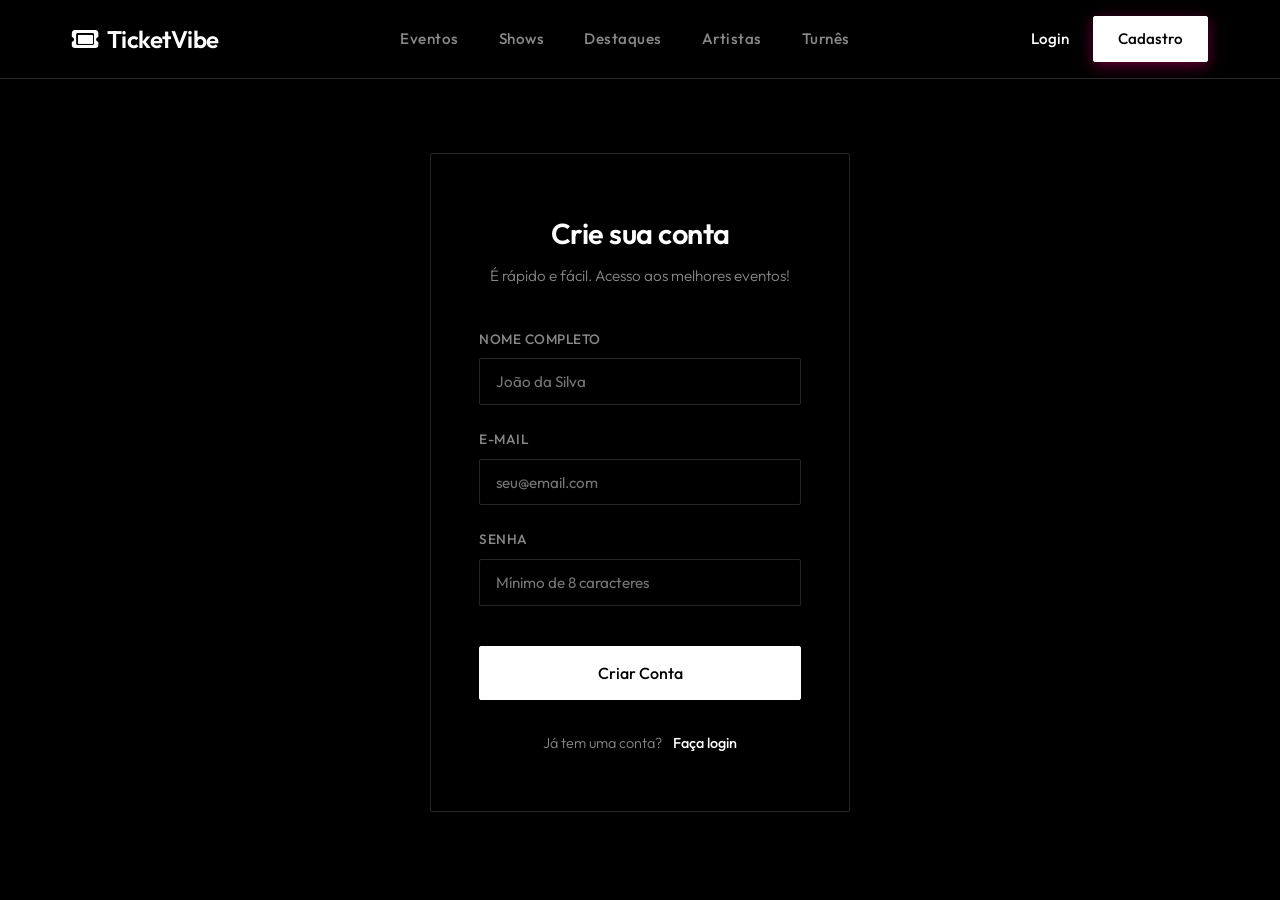
<file: cadastro.html>
<!DOCTYPE html>
<html lang="pt-BR">
<head>
    <meta charset="UTF-8">
    <meta name="viewport" content="width=device-width, initial-scale=1.0">
    <title>Cadastro | TicketVibe</title>
     <link rel="stylesheet" href="/styles/global.css"/>
    <link rel="stylesheet" href="/styles/cadastro.css"/>
    <link href="https://fonts.googleapis.com/css2?family=Outfit:wght@300;400;500;600;700;800&display=swap" rel="stylesheet">
    <link rel="stylesheet" href="https://cdnjs.cloudflare.com/ajax/libs/font-awesome/6.4.0/css/all.min.css">
</head>
<body>
    <header class="navbar scrolled" id="navbar">
        <div class="nav-container">
            <div class="logo">
                <a href="index.html" style="display:flex; align-items:center; gap:0.5rem;">
                    <i class="fa-solid fa-ticket"></i>
                    <span>TicketVibe</span>
                </a>
            </div>
            <nav class="nav-links">
                <a href="eventos.html">Eventos</a>
                <a href="shows.html">Shows</a>
                <a href="destaques.html">Destaques</a>
                <a href="artistas.html">Artistas</a>
                <a href="turnes.html">Turnês</a>
            </nav>
            <div class="nav-actions">
                <a href="login.html" class="btn-login">Login</a>
                <a href="cadastro.html" class="btn-cadastro" style="box-shadow: 0 4px 15px rgba(255, 0, 127, 0.4);">Cadastro</a>
            </div>
        </div>
    </header>

    <div class="auth-wrapper">
        <div class="auth-container">
            <h2>Crie sua conta</h2>
            <p>É rápido e fácil. Acesso aos melhores eventos!</p>

            <form class="auth-form" action="index.html">
                <div class="form-group">
                    <label for="name">Nome Completo</label>
                    <input type="text" id="name" placeholder="João da Silva" required>
                </div>

                <div class="form-group">
                    <label for="email">E-mail</label>
                    <input type="email" id="email" placeholder="seu@email.com" required>
                </div>
                
                <div class="form-group">
                    <label for="password">Senha</label>
                    <input type="password" id="password" placeholder="Mínimo de 8 caracteres" required>
                </div>

                <button type="submit" class="btn-submit">Criar Conta</button>
            </form>

            <div class="auth-links">
                Já tem uma conta? <a href="login.html">Faça login</a>
            </div>
        </div>
    </div>

    <script src="script.js"></script>
</body>
</html>
</file>
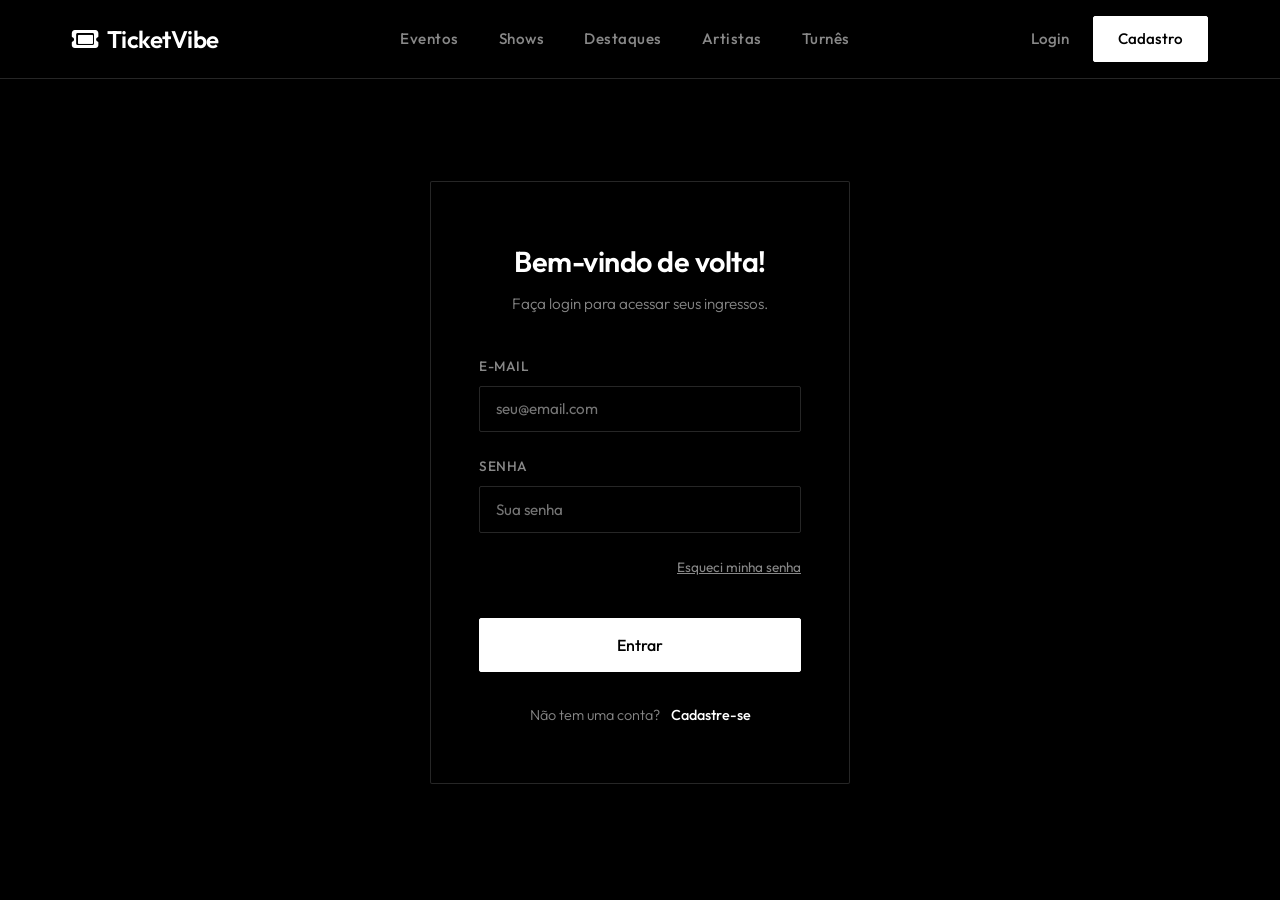
<file: login.html>
<!DOCTYPE html>
<html lang="pt-BR">
<head>
    <meta charset="UTF-8">
    <meta name="viewport" content="width=device-width, initial-scale=1.0">
    <title>Login | TicketVibe</title>
     <link rel="stylesheet" href="/styles/global.css"/>
    <link rel="stylesheet" href="/styles/login.css"/>
    <link href="https://fonts.googleapis.com/css2?family=Outfit:wght@300;400;500;600;700;800&display=swap" rel="stylesheet">
    <link rel="stylesheet" href="https://cdnjs.cloudflare.com/ajax/libs/font-awesome/6.4.0/css/all.min.css">
</head>
<body>
    <header class="navbar scrolled" id="navbar">
        <div class="nav-container">
            <div class="logo">
                <a href="index.html" style="display:flex; align-items:center; gap:0.5rem;">
                    <i class="fa-solid fa-ticket"></i>
                    <span>TicketVibe</span>
                </a>
            </div>
            <nav class="nav-links">
                <a href="eventos.html">Eventos</a>
                <a href="shows.html">Shows</a>
                <a href="destaques.html">Destaques</a>
                <a href="artistas.html">Artistas</a>
                <a href="turnes.html">Turnês</a>
            </nav>
            <div class="nav-actions">
                <a href="login.html" class="btn-login" style="color:var(--secondary)">Login</a>
                <a href="cadastro.html" class="btn-cadastro">Cadastro</a>
            </div>
        </div>
    </header>

    <div class="auth-wrapper">
        <div class="auth-container">
            <h2>Bem-vindo de volta!</h2>
            <p>Faça login para acessar seus ingressos.</p>

            <form class="auth-form" action="index.html">
                <div class="form-group">
                    <label for="email">E-mail</label>
                    <input type="email" id="email" placeholder="seu@email.com" required>
                </div>
                
                <div class="form-group">
                    <label for="password">Senha</label>
                    <input type="password" id="password" placeholder="Sua senha" required>
                </div>
                
                <div style="display:flex; justify-content:flex-end;">
                    <a href="#" style="font-size:0.85rem; color:var(--text-muted); text-decoration:underline;">Esqueci minha senha</a>
                </div>

                <button type="submit" class="btn-submit">Entrar</button>
            </form>

            <div class="auth-links">
                Não tem uma conta? <a href="cadastro.html">Cadastre-se</a>
            </div>
        </div>
    </div>

    <script src="script.js"></script>
</body>
</html>
</file>
<file: styles/global.css>
/* Reset and Variables */
:root {
    --primary: #ffffff;
    --primary-hover: #e0e0e0;
    --secondary: #888888;
    --bg-dark: #000000;
    --bg-card: #0a0a0a;
    --text-main: #ffffff;
    --text-muted: #888888;
    --glass-border: rgba(255, 255, 255, 0.15);
    --glass-bg: rgba(0, 0, 0, 0.8);
    
    --font-main: 'Outfit', sans-serif;
}

* {
    margin: 0;
    padding: 0;
    box-sizing: border-box;
}

body {
    font-family: var(--font-main);
    background-color: var(--bg-dark);
    color: var(--text-main);
    overflow-x: hidden;
    line-height: 1.6;
}

a {
    text-decoration: none;
    color: inherit;
    transition: all 0.3s ease;
}

ul {
    list-style: none;
}

/* Utilities */
.gradient-text {
    color: var(--primary);
}

.glass {
    background: var(--bg-card);
    border: 1px solid var(--glass-border);
}

/* Header & Navigation */
.navbar {
    position: fixed;
    top: 0;
    width: 100%;
    z-index: 1000;
    padding: 1.5rem 0;
    transition: all 0.4s ease;
    background: transparent;
}

.navbar.scrolled {
    padding: 1rem 0;
    background: var(--bg-dark);
    border-bottom: 1px solid var(--glass-border);
}

.nav-container {
    max-width: 1200px;
    margin: 0 auto;
    padding: 0 2rem;
    display: flex;
    justify-content: space-between;
    align-items: center;
}

.logo {
    display: flex;
    align-items: center;
    gap: 0.5rem;
    font-size: 1.5rem;
    font-weight: 600;
    color: var(--text-main);
    cursor: pointer;
    letter-spacing: -0.5px;
}

.logo i {
    color: var(--text-main);
}

.nav-links {
    display: flex;
    gap: 2.5rem;
}

.nav-links a {
    font-size: 0.95rem;
    font-weight: 500;
    color: var(--text-muted);
    position: relative;
    letter-spacing: 0.5px;
}

.nav-links a:hover {
    color: var(--text-main);
}

.nav-links a::after {
    content: '';
    position: absolute;
    bottom: -5px;
    left: 0;
    width: 0%;
    height: 1px;
    background: var(--text-main);
    transition: width 0.3s ease;
}

.nav-links a:hover::after {
    width: 100%;
}

.nav-actions {
    display: flex;
    align-items: center;
    gap: 1.5rem;
}

.btn-login {
    font-size: 0.95rem;
    font-weight: 500;
    color: var(--text-main);
}

.btn-login:hover {
    color: var(--text-muted);
}

.btn-cadastro {
    background: var(--text-main);
    color: var(--bg-dark);
    padding: 0.6rem 1.5rem;
    border-radius: 2px;
    font-weight: 500;
    font-size: 0.95rem;
    border: 1px solid var(--text-main);
    transition: all 0.3s ease;
}

.btn-cadastro:hover {
    background: transparent;
    color: var(--text-main);
}

.mobile-menu-btn {
    display: none;
    font-size: 1.5rem;
    cursor: pointer;
}

/* Responsive Header */
@media (max-width: 768px) {
    .nav-links, .nav-actions {
        display: none;
    }
    
    .mobile-menu-btn {
        display: block;
    }
}
</file>
<file: styles/cadastro.css>
/* Authentication Forms */
.auth-wrapper {
    min-height: 100vh;
    display: flex;
    align-items: center;
    justify-content: center;
    padding: 6rem 1rem 2rem;
    background: var(--bg-dark);
    position: relative;
    border-top: 1px solid var(--glass-border);
}

.auth-container {
    background: var(--bg-dark);
    border: 1px solid var(--glass-border);
    border-radius: 2px;
    padding: 3.5rem 3rem;
    width: 100%;
    max-width: 420px;
    position: relative;
    z-index: 10;
    text-align: center;
    box-shadow: none;
}

.auth-container h2 {
    font-size: 1.8rem;
    font-weight: 600;
    margin-bottom: 0.5rem;
    letter-spacing: -0.5px;
}

.auth-container p {
    color: var(--text-muted);
    margin-bottom: 2.5rem;
    font-size: 0.95rem;
    font-weight: 300;
}

.auth-form {
    display: flex;
    flex-direction: column;
    gap: 1.5rem;
    text-align: left;
}

.form-group {
    display: flex;
    flex-direction: column;
    gap: 0.5rem;
}

.form-group label {
    font-size: 0.85rem;
    font-weight: 500;
    color: var(--text-muted);
    text-transform: uppercase;
    letter-spacing: 0.5px;
}

.form-group input {
    background: transparent;
    border: 1px solid var(--glass-border);
    padding: 0.8rem 1rem;
    border-radius: 2px;
    color: var(--text-main);
    font-family: var(--font-main);
    font-size: 0.95rem;
    transition: all 0.3s ease;
}

.form-group input:focus {
    outline: none;
    border-color: var(--text-muted);
    background: rgba(255, 255, 255, 0.02);
}

.btn-submit {
    background: var(--text-main);
    border: 1px solid var(--text-main);
    color: var(--bg-dark);
    padding: 1rem;
    border-radius: 2px;
    font-family: var(--font-main);
    font-weight: 500;
    font-size: 1rem;
    cursor: pointer;
    transition: all 0.3s ease;
    margin-top: 1rem;
}

.btn-submit:hover {
    background: transparent;
    color: var(--text-main);
}

.auth-links {
    margin-top: 2rem;
    font-size: 0.9rem;
    color: var(--text-muted);
    font-weight: 300;
}

.auth-links a {
    color: var(--text-main);
    font-weight: 500;
    margin-left: 0.5rem;
}

.auth-links a:hover {
    text-decoration: none;
    color: var(--text-muted);
}
</file>
<file: styles/login.css>
/* Authentication Forms */
.auth-wrapper {
    min-height: 100vh;
    display: flex;
    align-items: center;
    justify-content: center;
    padding: 6rem 1rem 2rem;
    background: var(--bg-dark);
    position: relative;
    border-top: 1px solid var(--glass-border);
}

.auth-container {
    background: var(--bg-dark);
    border: 1px solid var(--glass-border);
    border-radius: 2px;
    padding: 3.5rem 3rem;
    width: 100%;
    max-width: 420px;
    position: relative;
    z-index: 10;
    text-align: center;
    box-shadow: none;
}

.auth-container h2 {
    font-size: 1.8rem;
    font-weight: 600;
    margin-bottom: 0.5rem;
    letter-spacing: -0.5px;
}

.auth-container p {
    color: var(--text-muted);
    margin-bottom: 2.5rem;
    font-size: 0.95rem;
    font-weight: 300;
}

.auth-form {
    display: flex;
    flex-direction: column;
    gap: 1.5rem;
    text-align: left;
}

.form-group {
    display: flex;
    flex-direction: column;
    gap: 0.5rem;
}

.form-group label {
    font-size: 0.85rem;
    font-weight: 500;
    color: var(--text-muted);
    text-transform: uppercase;
    letter-spacing: 0.5px;
}

.form-group input {
    background: transparent;
    border: 1px solid var(--glass-border);
    padding: 0.8rem 1rem;
    border-radius: 2px;
    color: var(--text-main);
    font-family: var(--font-main);
    font-size: 0.95rem;
    transition: all 0.3s ease;
}

.form-group input:focus {
    outline: none;
    border-color: var(--text-muted);
    background: rgba(255, 255, 255, 0.02);
}

.btn-submit {
    background: var(--text-main);
    border: 1px solid var(--text-main);
    color: var(--bg-dark);
    padding: 1rem;
    border-radius: 2px;
    font-family: var(--font-main);
    font-weight: 500;
    font-size: 1rem;
    cursor: pointer;
    transition: all 0.3s ease;
    margin-top: 1rem;
}

.btn-submit:hover {
    background: transparent;
    color: var(--text-main);
}

.auth-links {
    margin-top: 2rem;
    font-size: 0.9rem;
    color: var(--text-muted);
    font-weight: 300;
}

.auth-links a {
    color: var(--text-main);
    font-weight: 500;
    margin-left: 0.5rem;
}

.auth-links a:hover {
    text-decoration: none;
    color: var(--text-muted);
}
</file>
